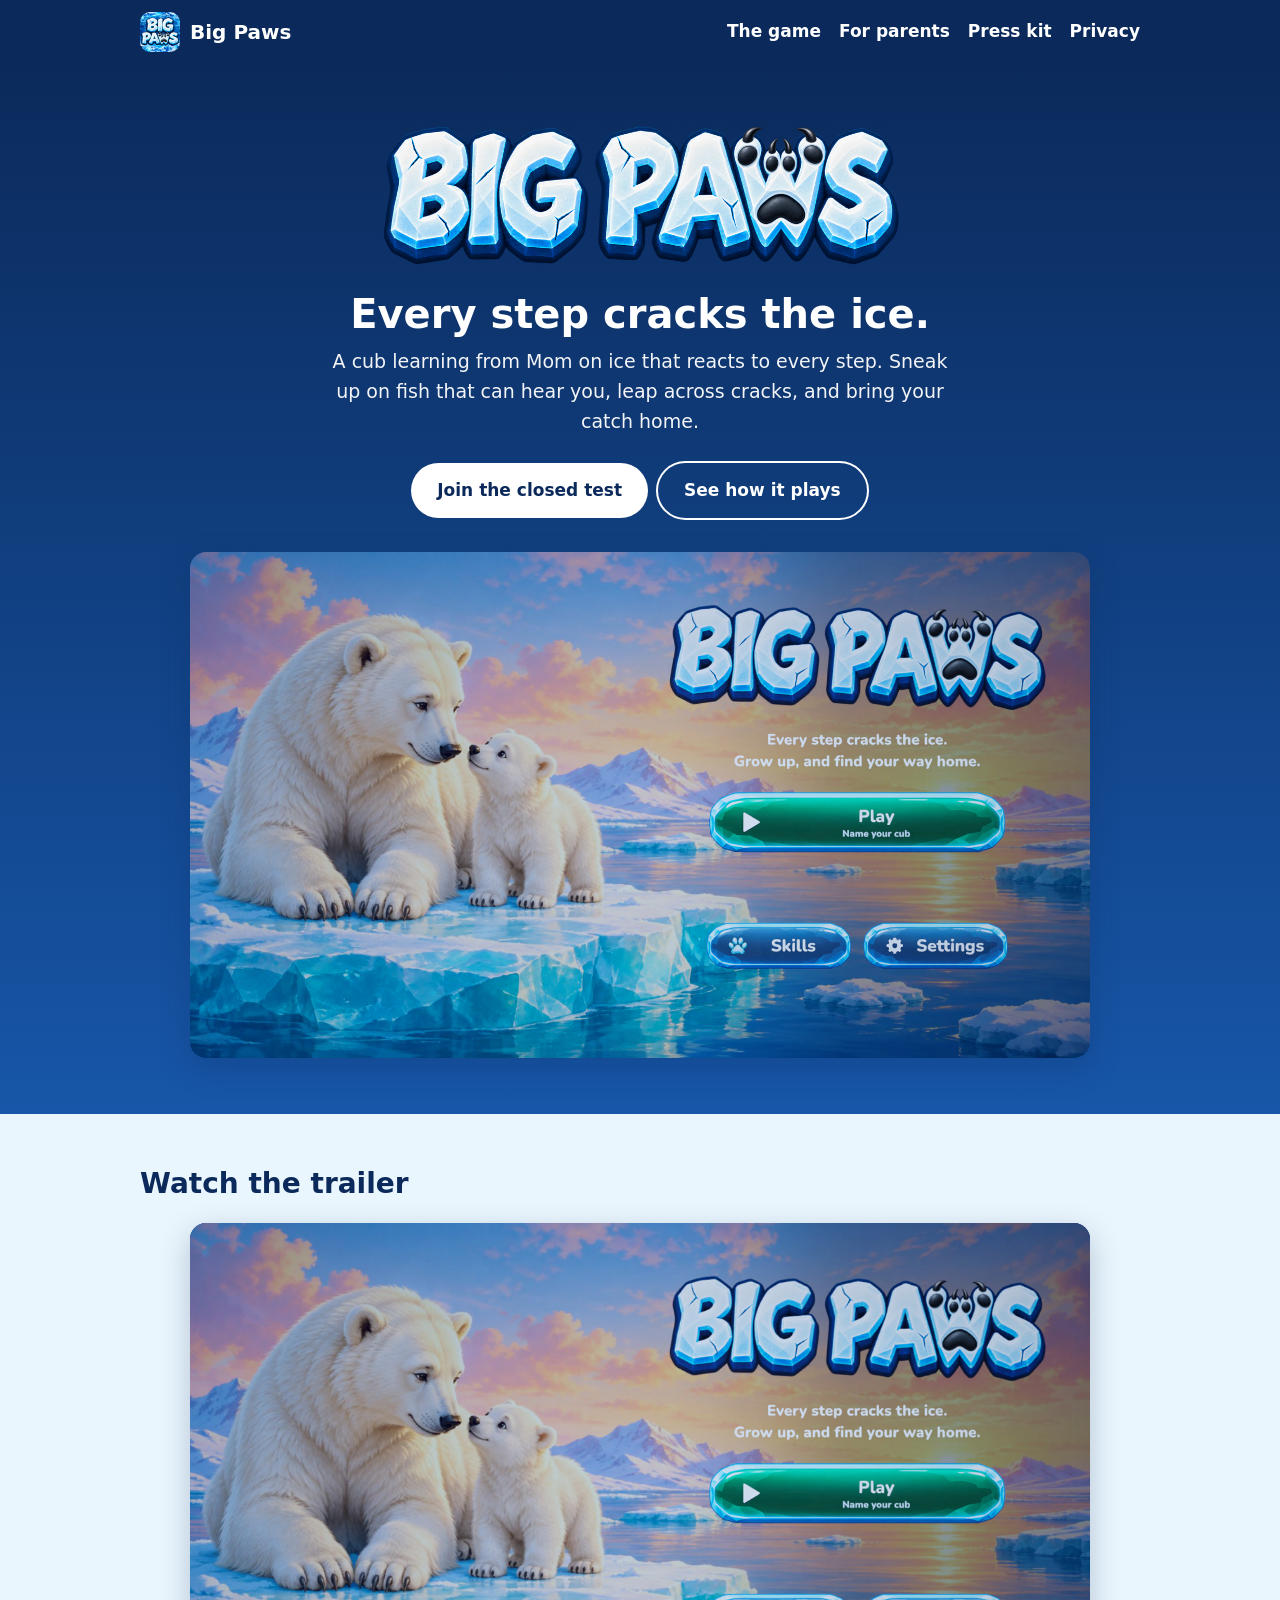
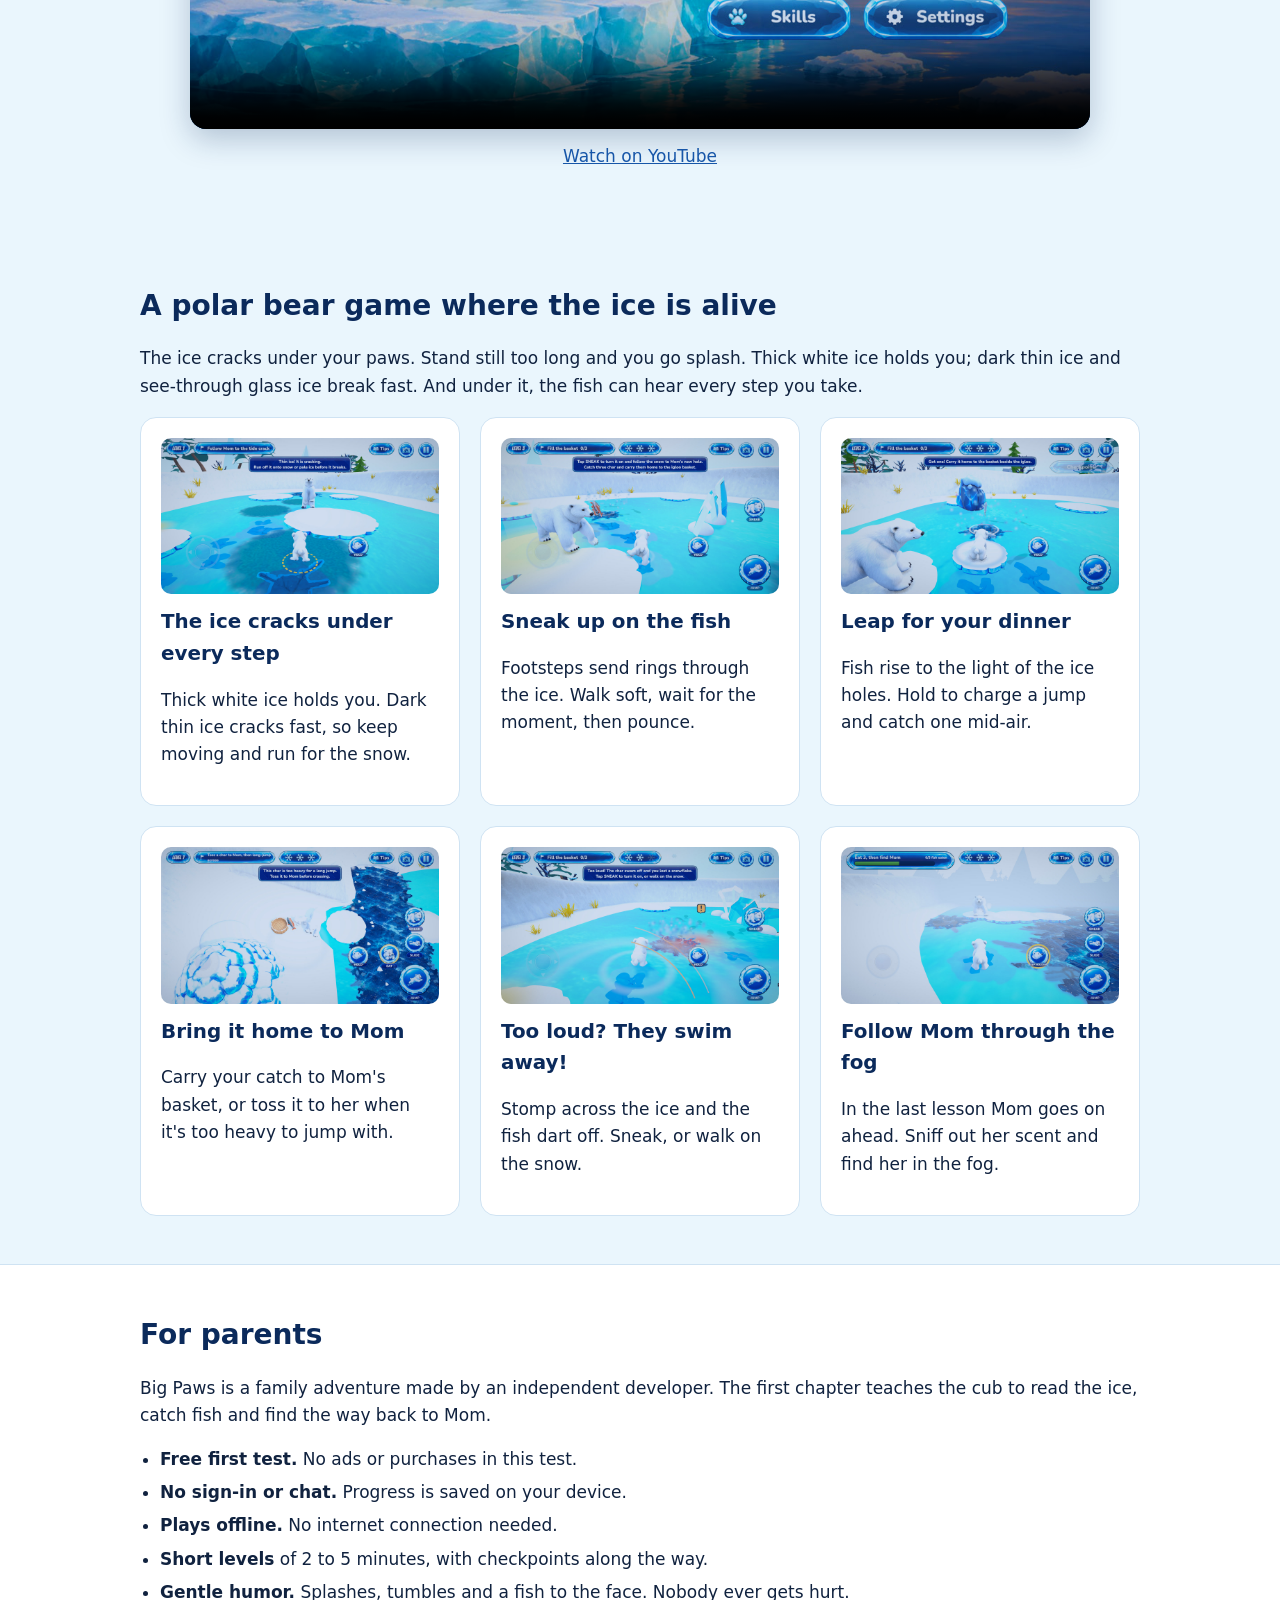
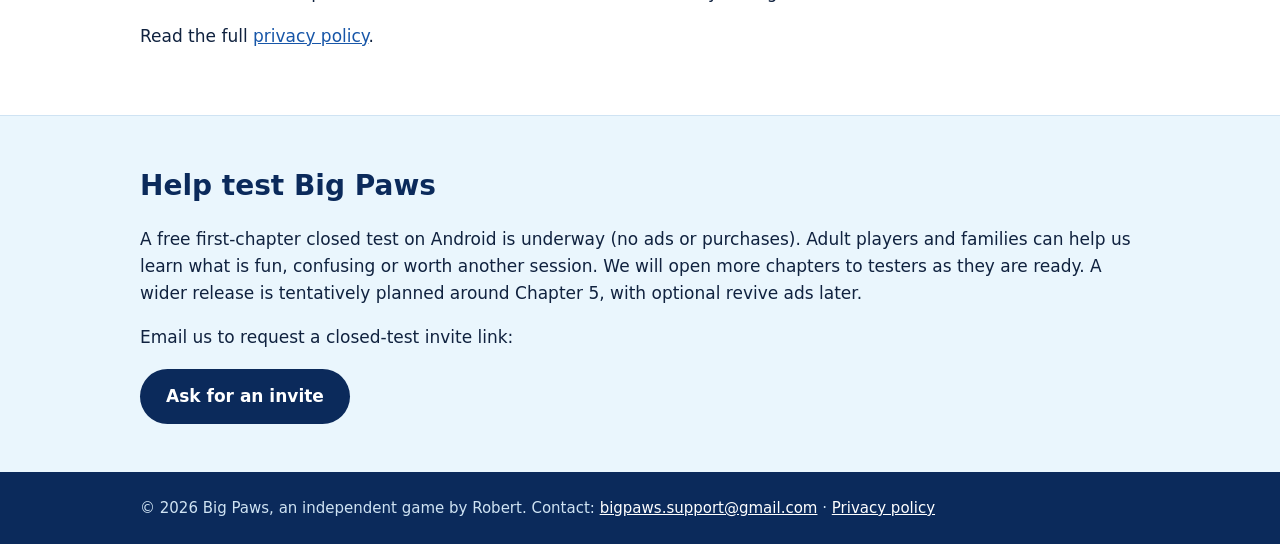
<file: index.html>
<!doctype html>
<html lang="en"><head><meta charset="utf-8"><meta name="viewport" content="width=device-width, initial-scale=1"><link rel="icon" href="images/icon.png?v=20261117"><link rel="stylesheet" href="style.css">
<title>Big Paws: A Cub and Mom Adventure | Android</title>
<meta name="description" content="The ice cracks under every step, and the fish can hear you coming. A cub-and-Mom adventure for Android, now in closed testing.">
<meta property="og:title" content="Big Paws: Polar Bear Adventure">
<meta property="og:description" content="Every step cracks the ice. A polar bear adventure with Mom. First-chapter closed test on Android.">
<meta property="og:image" content="images/title.jpg?v=20261117">
</head><body>
<header class="site"><div class="wrap"><a class="brand" href="index.html"><img src="images/icon.png?v=20261117" alt="">Big Paws</a><nav><a href="index.html#play">The game</a><a href="index.html#parents">For parents</a><a href="presskit.html">Press kit</a><a href="privacy.html">Privacy</a></nav></div></header>
<div class="hero"><div class="wrap">
<img class="wordmark" src="images/wordmark.png?v=20261117" alt="Big Paws">
<h1>Every step cracks the ice.</h1>
<p>A cub learning from Mom on ice that reacts to every step. Sneak up on fish that can hear you, leap across cracks, and bring your catch home.</p>
<a class="btn" href="#test">Join the closed test</a><a class="btn alt" href="#play">See how it plays</a>
<img class="shot" src="images/title.jpg?v=20261117" alt="Big Paws title screen: Mom and her cub on the ice under the ice-lettering logo">
</div></div>

<section id="trailer"><div class="wrap">
<h2>Watch the trailer</h2>
<video class="trailer" controls playsinline preload="none" poster="images/trailer-poster.jpg?v=20261117" aria-label="Big Paws gameplay trailer, 30 seconds"><source src="video/BigPaws-trailer.mp4?v=20261117" type="video/mp4"><a href="video/BigPaws-trailer.mp4?v=20261117">Download the trailer (MP4)</a></video>
<p style="text-align:center;margin-top:14px"><a href="https://youtu.be/f21sIvdYZcQ" rel="noopener">Watch on YouTube</a></p>
</div></section>

<section id="play"><div class="wrap">
<h2>A polar bear game where the ice is alive</h2>
<p>The ice cracks under your paws. Stand still too long and you go splash. Thick white ice holds you; dark thin ice and see-through glass ice break fast. And under it, the fish can hear every step you take.</p>
<div class="grid">
<div class="card"><img src="images/cracking.jpg?v=20261117" alt="The cub on thin ice that is cracking around its paws, Mom watching from the side"><h3>The ice cracks under every step</h3><p>Thick white ice holds you. Dark thin ice cracks fast, so keep moving and run for the snow.</p></div>
<div class="card"><img src="images/sneak.jpg?v=20261117" alt="Mom and the cub beside a fishing hole as a fish jumps out"><h3>Sneak up on the fish</h3><p>Footsteps send rings through the ice. Walk soft, wait for the moment, then pounce.</p></div>
<div class="card"><img src="images/fishing.jpg?v=20261117" alt="The cub on a small floe next to a fishing hole, Mom close by"><h3>Leap for your dinner</h3><p>Fish rise to the light of the ice holes. Hold to charge a jump and catch one mid-air.</p></div>
<div class="card"><img src="images/mom-basket.jpg?v=20261117" alt="Seen from above: the cub beside Mom and her basket by the igloo, a fish ready to toss"><h3>Bring it home to Mom</h3><p>Carry your catch to Mom's basket, or toss it to her when it's too heavy to jump with.</p></div>
<div class="card"><img src="images/fishwarn.jpg?v=20261117" alt="A fish darting away from a noisy cub, with a warning sign above the hole"><h3>Too loud? They swim away!</h3><p>Stomp across the ice and the fish dart off. Sneak, or walk on the snow.</p></div>
<div class="card"><img src="images/reunion.jpg?v=20261117" alt="The cub on a snowy floe looking at Mom's outline in the fog"><h3>Follow Mom through the fog</h3><p>In the last lesson Mom goes on ahead. Sniff out her scent and find her in the fog.</p></div>
</div>
</div></section>

<section id="parents" class="parents"><div class="wrap">
<h2>For parents</h2>
<p>Big Paws is a family adventure made by an independent developer. The first chapter teaches the cub to read the ice, catch fish and find the way back to Mom.</p>
<ul>
<li><strong>Free first test.</strong> No ads or purchases in this test.</li>
<li><strong>No sign-in or chat.</strong> Progress is saved on your device.</li>
<li><strong>Plays offline.</strong> No internet connection needed.</li>
<li><strong>Short levels</strong> of 2 to 5 minutes, with checkpoints along the way.</li>
<li><strong>Gentle humor.</strong> Splashes, tumbles and a fish to the face. Nobody ever gets hurt.</li>
</ul>
<p>Read the full <a href="privacy.html">privacy policy</a>.</p>
</div></section>

<section id="test"><div class="wrap">
<h2>Help test Big Paws</h2>
<p>A free first-chapter closed test on Android is underway (no ads or purchases). Adult players and families can help us learn what is fun, confusing or worth another session. We will open more chapters to testers as they are ready. A wider release is tentatively planned around Chapter 5, with optional revive ads later.</p>
<p>Email us to request a closed-test invite link:</p>
<a class="btn" style="background:var(--deep);color:#fff" href="mailto:bigpaws.support@gmail.com?subject=Big%20Paws%20test">Ask for an invite</a>
</div></section>
<footer><div class="wrap">&copy; 2026 Big Paws, an independent game by Robert. Contact: <a href="mailto:bigpaws.support@gmail.com">bigpaws.support@gmail.com</a> &middot; <a href="privacy.html">Privacy policy</a></div></footer>
</body></html>
</file>
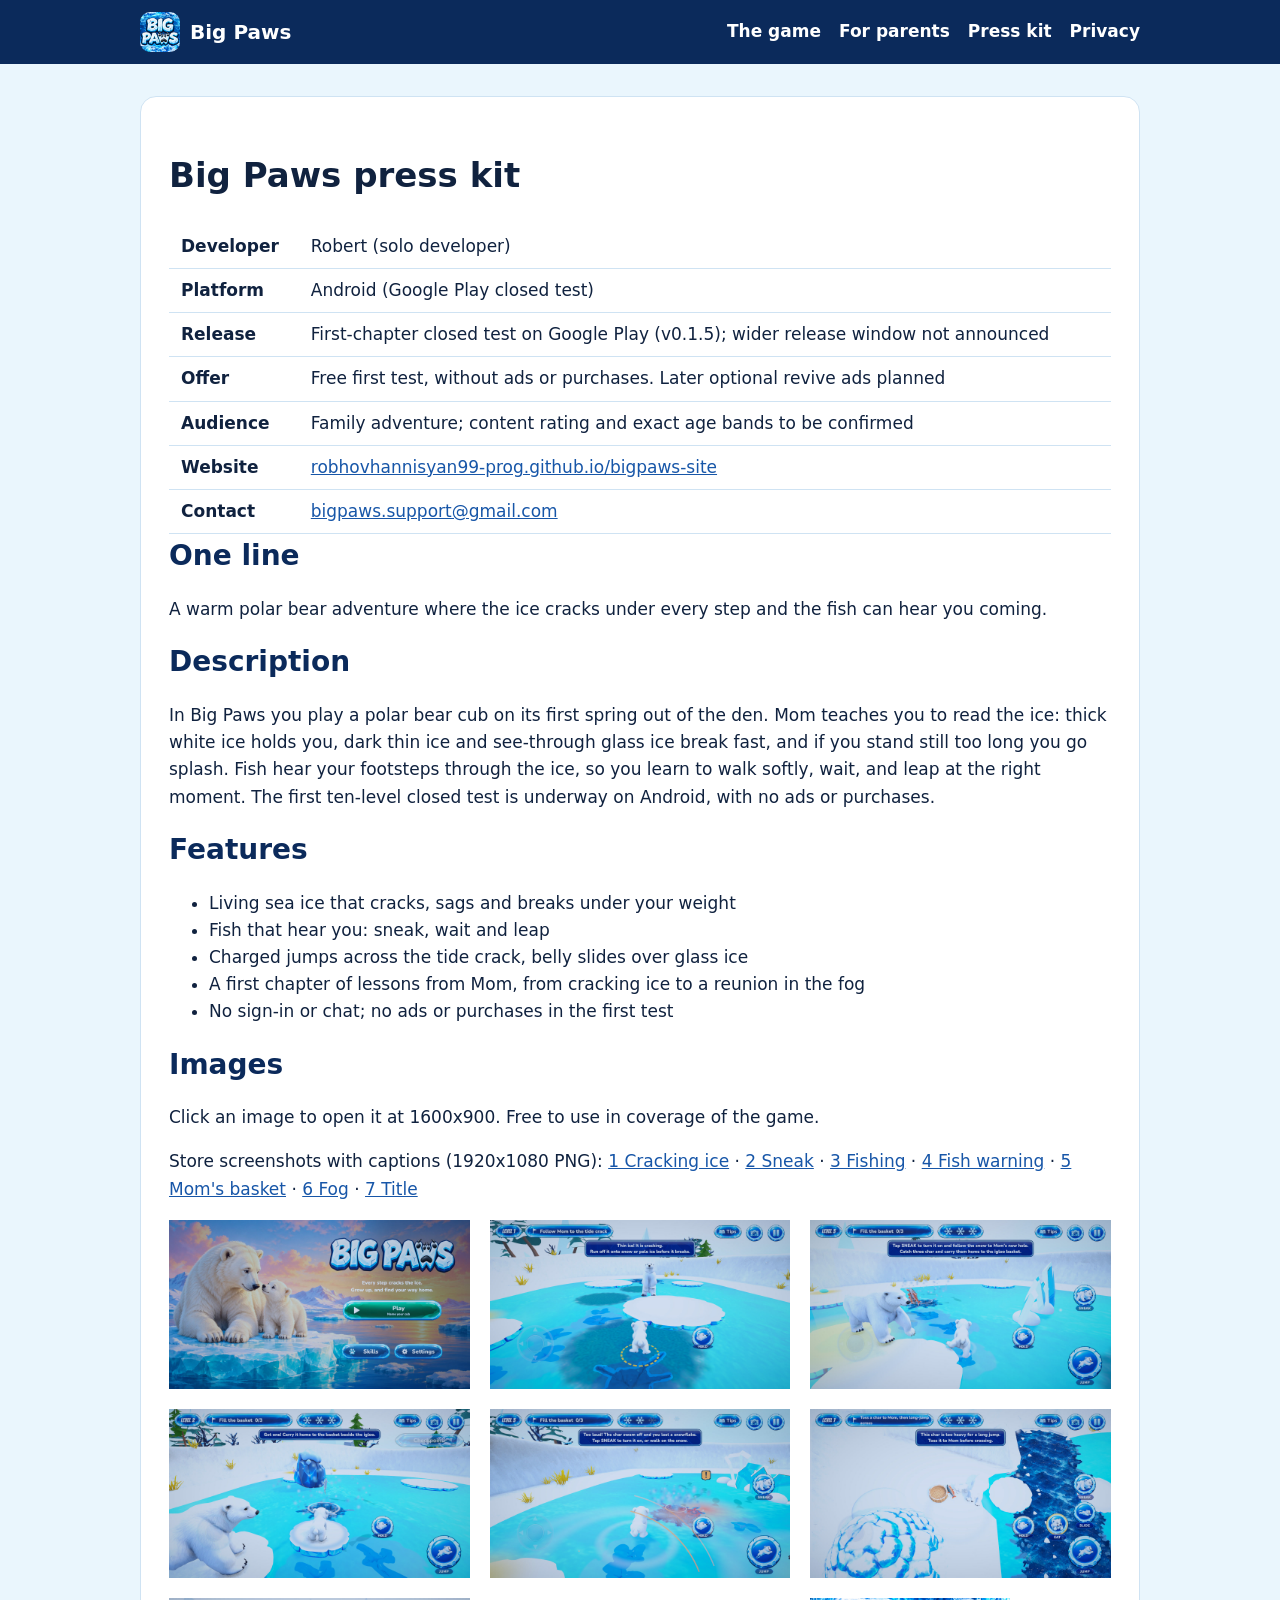
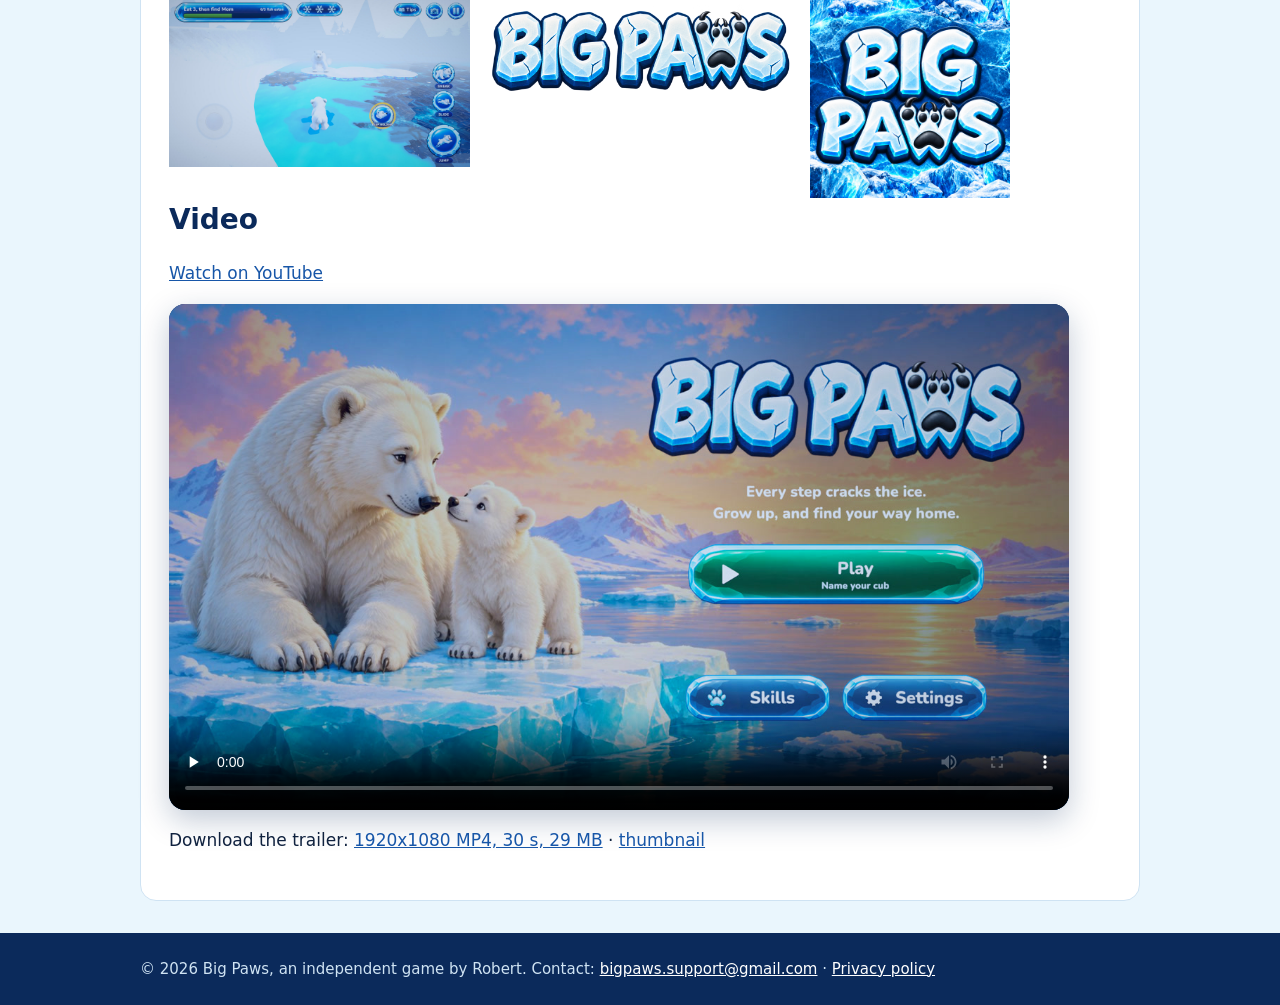
<file: presskit.html>
<!doctype html>
<html lang="en"><head><meta charset="utf-8"><meta name="viewport" content="width=device-width, initial-scale=1"><link rel="icon" href="images/icon.png?v=20261117"><link rel="stylesheet" href="style.css">
<title>Press Kit | Big Paws</title>
<meta name="description" content="Press kit for Big Paws, a polar bear adventure for Android: fact sheet, description, screenshots and logos.">
</head><body>
<header class="site"><div class="wrap"><a class="brand" href="index.html"><img src="images/icon.png?v=20261117" alt="">Big Paws</a><nav><a href="index.html#play">The game</a><a href="index.html#parents">For parents</a><a href="presskit.html">Press kit</a><a href="privacy.html">Privacy</a></nav></div></header>
<div class="wrap"><div class="doc">
<h1>Big Paws press kit</h1>
<table class="facts">
<tr><th>Developer</th><td>Robert (solo developer)</td></tr>
<tr><th>Platform</th><td>Android (Google Play closed test)</td></tr>
<tr><th>Release</th><td>First-chapter closed test on Google Play (v0.1.5); wider release window not announced</td></tr>
<tr><th>Offer</th><td>Free first test, without ads or purchases. Later optional revive ads planned</td></tr>
<tr><th>Audience</th><td>Family adventure; content rating and exact age bands to be confirmed</td></tr>
<tr><th>Website</th><td><a href="https://robhovhannisyan99-prog.github.io/bigpaws-site/">robhovhannisyan99-prog.github.io/bigpaws-site</a></td></tr>
<tr><th>Contact</th><td><a href="mailto:bigpaws.support@gmail.com">bigpaws.support@gmail.com</a></td></tr>
</table>
<h2>One line</h2>
<p>A warm polar bear adventure where the ice cracks under every step and the fish can hear you coming.</p>
<h2>Description</h2>
<p>In Big Paws you play a polar bear cub on its first spring out of the den. Mom teaches you to read the ice: thick white ice holds you, dark thin ice and see-through glass ice break fast, and if you stand still too long you go splash. Fish hear your footsteps through the ice, so you learn to walk softly, wait, and leap at the right moment. The first ten-level closed test is underway on Android, with no ads or purchases.</p>
<h2>Features</h2>
<ul>
<li>Living sea ice that cracks, sags and breaks under your weight</li>
<li>Fish that hear you: sneak, wait and leap</li>
<li>Charged jumps across the tide crack, belly slides over glass ice</li>
<li>A first chapter of lessons from Mom, from cracking ice to a reunion in the fog</li>
<li>No sign-in or chat; no ads or purchases in the first test</li>
</ul>
<h2>Images</h2>
<p>Click an image to open it at 1600x900. Free to use in coverage of the game.</p>
<p>Store screenshots with captions (1920x1080 PNG): <a href="press/screenshots/01-cracking.png?v=20261117">1 Cracking ice</a> &middot; <a href="press/screenshots/02-sneak.png?v=20261117">2 Sneak</a> &middot; <a href="press/screenshots/03-fishing.png?v=20261117">3 Fishing</a> &middot; <a href="press/screenshots/04-fishwarn.png?v=20261117">4 Fish warning</a> &middot; <a href="press/screenshots/05-mom-basket.png?v=20261117">5 Mom's basket</a> &middot; <a href="press/screenshots/06-reunion.png?v=20261117">6 Fog</a> &middot; <a href="press/screenshots/07-title.png?v=20261117">7 Title</a></p>
<div class="grid">
<a href="images/title.jpg?v=20261117"><img src="images/title.jpg?v=20261117" alt="Title screen"></a>
<a href="images/cracking.jpg?v=20261117"><img src="images/cracking.jpg?v=20261117" alt="Thin ice cracking under the cub"></a>
<a href="images/sneak.jpg?v=20261117"><img src="images/sneak.jpg?v=20261117" alt="Mom and the cub as a fish jumps from the hole"></a>
<a href="images/fishing.jpg?v=20261117"><img src="images/fishing.jpg?v=20261117" alt="The cub on a floe by a fishing hole"></a>
<a href="images/fishwarn.jpg?v=20261117"><img src="images/fishwarn.jpg?v=20261117" alt="A fish darting away from a noisy cub"></a>
<a href="images/mom-basket.jpg?v=20261117"><img src="images/mom-basket.jpg?v=20261117" alt="Mom and the basket by the igloo, seen from above"></a>
<a href="images/reunion.jpg?v=20261117"><img src="images/reunion.jpg?v=20261117" alt="Mom's outline in the fog"></a>
<a href="images/wordmark.png?v=20261117"><img src="images/wordmark.png?v=20261117" alt="Big Paws logo"></a>
<a href="images/icon.png?v=20261117"><img src="images/icon.png?v=20261117" alt="Big Paws icon" style="max-width:200px"></a>
</div>
<h2>Video</h2>
<p><a href="https://youtu.be/f21sIvdYZcQ" rel="noopener">Watch on YouTube</a></p>
<video class="trailer" controls playsinline preload="none" poster="images/trailer-poster.jpg?v=20261117" aria-label="Big Paws gameplay trailer, 30 seconds"><source src="video/BigPaws-trailer.mp4?v=20261117" type="video/mp4"></video>
<p>Download the trailer: <a href="video/BigPaws-trailer-1080p.mp4?v=20261117" download>1920x1080 MP4, 30 s, 29 MB</a> &middot; <a href="images/trailer-poster.jpg?v=20261117">thumbnail</a></p>
</div></div>
<footer><div class="wrap">&copy; 2026 Big Paws, an independent game by Robert. Contact: <a href="mailto:bigpaws.support@gmail.com">bigpaws.support@gmail.com</a> &middot; <a href="privacy.html">Privacy policy</a></div></footer>
</body></html>
</file>
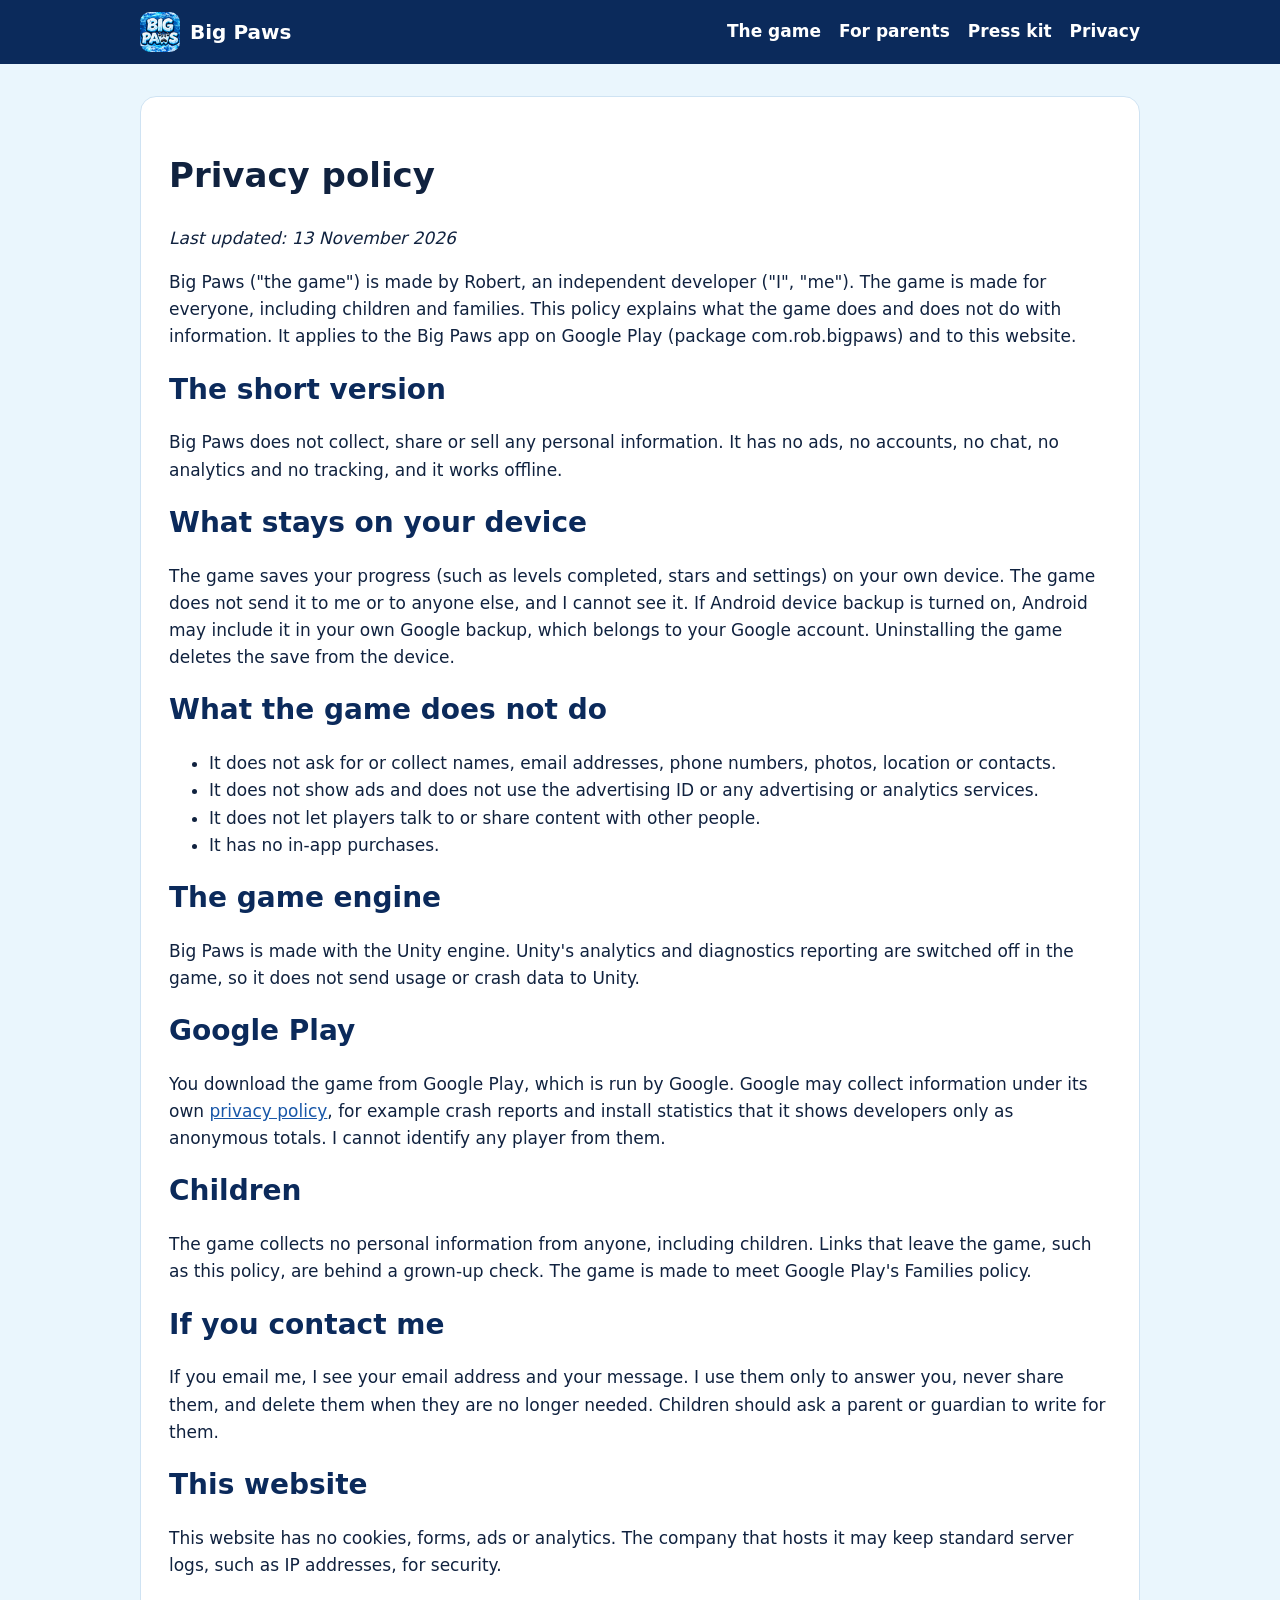
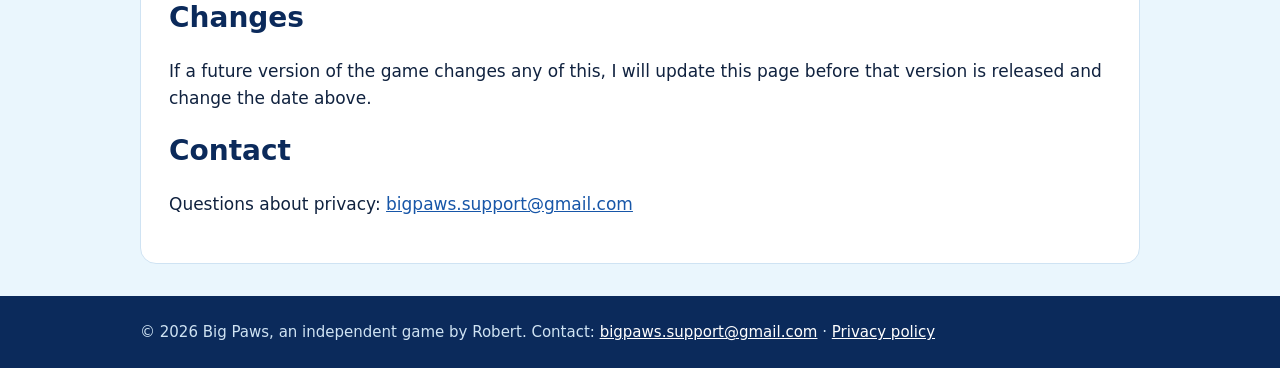
<file: privacy.html>
<!doctype html>
<html lang="en"><head><meta charset="utf-8"><meta name="viewport" content="width=device-width, initial-scale=1"><link rel="icon" href="images/icon.png"><link rel="stylesheet" href="style.css">
<title>Privacy Policy | Big Paws</title>
<meta name="description" content="Big Paws collects no personal data. No ads, no accounts, no tracking.">
</head><body>
<header class="site"><div class="wrap"><a class="brand" href="index.html"><img src="images/icon.png" alt="">Big Paws</a><nav><a href="index.html#play">The game</a><a href="index.html#parents">For parents</a><a href="presskit.html">Press kit</a><a href="privacy.html">Privacy</a></nav></div></header>
<div class="wrap"><div class="doc">
<h1>Privacy policy</h1>
<p><em>Last updated: 13 November 2026</em></p>
<p>Big Paws ("the game") is made by Robert, an independent developer ("I", "me"). The game is made for everyone, including children and families. This policy explains what the game does and does not do with information. It applies to the Big Paws app on Google Play (package com.rob.bigpaws) and to this website.</p>
<h2>The short version</h2>
<p>Big Paws does not collect, share or sell any personal information. It has no ads, no accounts, no chat, no analytics and no tracking, and it works offline.</p>
<h2>What stays on your device</h2>
<p>The game saves your progress (such as levels completed, stars and settings) on your own device. The game does not send it to me or to anyone else, and I cannot see it. If Android device backup is turned on, Android may include it in your own Google backup, which belongs to your Google account. Uninstalling the game deletes the save from the device.</p>
<h2>What the game does not do</h2>
<ul>
<li>It does not ask for or collect names, email addresses, phone numbers, photos, location or contacts.</li>
<li>It does not show ads and does not use the advertising ID or any advertising or analytics services.</li>
<li>It does not let players talk to or share content with other people.</li>
<li>It has no in-app purchases.</li>
</ul>
<h2>The game engine</h2>
<p>Big Paws is made with the Unity engine. Unity's analytics and diagnostics reporting are switched off in the game, so it does not send usage or crash data to Unity.</p>
<h2>Google Play</h2>
<p>You download the game from Google Play, which is run by Google. Google may collect information under its own <a href="https://policies.google.com/privacy">privacy policy</a>, for example crash reports and install statistics that it shows developers only as anonymous totals. I cannot identify any player from them.</p>
<h2>Children</h2>
<p>The game collects no personal information from anyone, including children. Links that leave the game, such as this policy, are behind a grown-up check. The game is made to meet Google Play's Families policy.</p>
<h2>If you contact me</h2>
<p>If you email me, I see your email address and your message. I use them only to answer you, never share them, and delete them when they are no longer needed. Children should ask a parent or guardian to write for them.</p>
<h2>This website</h2>
<p>This website has no cookies, forms, ads or analytics. The company that hosts it may keep standard server logs, such as IP addresses, for security.</p>
<h2>Changes</h2>
<p>If a future version of the game changes any of this, I will update this page before that version is released and change the date above.</p>
<h2>Contact</h2>
<p>Questions about privacy: <a href="mailto:bigpaws.support@gmail.com">bigpaws.support@gmail.com</a></p>
</div></div>
<footer><div class="wrap">&copy; 2026 Big Paws, an independent game by Robert. Contact: <a href="mailto:bigpaws.support@gmail.com">bigpaws.support@gmail.com</a> &middot; <a href="privacy.html">Privacy policy</a></div></footer>
</body></html>
</file>
<file: style.css>
:root{--ice:#eaf6fd;--deep:#0b2a5b;--mid:#1756a8;--cyan:#38b6f0;--ink:#10223f;--quiet:#4a5d7a;--card:#ffffff;--line:#cfe3f3}
*{box-sizing:border-box}
body{margin:0;font-family:"Nunito",system-ui,-apple-system,Segoe UI,Roboto,sans-serif;color:var(--ink);background:var(--ice);line-height:1.6;font-size:17px}
a{color:var(--mid)}
img{max-width:100%;height:auto;display:block}
.wrap{max-width:1040px;margin:0 auto;padding:0 20px}
header.site{background:var(--deep);color:#fff}
header.site .wrap{display:flex;align-items:center;justify-content:space-between;gap:16px;padding-top:12px;padding-bottom:12px}
header.site a{color:#fff;text-decoration:none;font-weight:700}
header.site nav{display:flex;gap:18px;flex-wrap:wrap}
.brand{display:flex;align-items:center;gap:10px;font-size:20px}
.brand img{width:40px;height:40px;border-radius:10px}
.hero{background:linear-gradient(180deg,var(--deep),var(--mid));color:#fff;padding:40px 0 56px;text-align:center}
.hero .wordmark{width:100%;max-width:520px;margin:0 auto 12px}
.hero h1{font-size:clamp(26px,4vw,40px);margin:8px 0;line-height:1.2}
.hero p{font-size:19px;max-width:640px;margin:0 auto 24px;opacity:.95}
.btn{display:inline-block;background:#fff;color:var(--deep);padding:14px 26px;border-radius:999px;font-weight:800;text-decoration:none}
.btn.alt{background:transparent;color:#fff;border:2px solid #fff;margin-left:8px}
.trailer{display:block;width:100%;max-width:900px;margin:0 auto;border-radius:16px;box-shadow:0 10px 30px rgba(11,42,91,.25);background:var(--deep);aspect-ratio:16/9}
.doc .trailer{margin:0 0 12px}
.shot{width:100%;border-radius:16px;box-shadow:0 10px 30px rgba(11,42,91,.25);margin:32px auto 0;max-width:900px}
section{padding:48px 0}
h2{font-size:28px;margin:0 0 16px;color:var(--deep)}
.grid{display:grid;grid-template-columns:repeat(auto-fit,minmax(260px,1fr));gap:20px}
.card{background:var(--card);border:1px solid var(--line);border-radius:16px;padding:20px}
.card img{border-radius:10px;margin-bottom:12px}
.card h3{margin:0 0 6px;color:var(--deep)}
.parents{background:#fff;border-top:1px solid var(--line);border-bottom:1px solid var(--line)}
.parents ul{padding-left:20px}
.parents li{margin:6px 0}
.facts td,.facts th{padding:8px 12px;border-bottom:1px solid var(--line);text-align:left;vertical-align:top}
.facts td{overflow-wrap:anywhere}
.facts{border-collapse:collapse;width:100%;background:#fff;border-radius:12px}
footer{background:var(--deep);color:#cfe3f3;padding:24px 0;font-size:15px}
footer a{color:#fff}
.doc{background:#fff;border:1px solid var(--line);border-radius:16px;padding:28px;margin:32px auto}
.note{background:#fff7d6;border:1px solid #f0d97a;border-radius:10px;padding:10px 14px;font-size:15px}
@media (max-width:600px){.btn.alt{margin:12px 0 0}header.site .wrap{flex-direction:column}}
</file>
